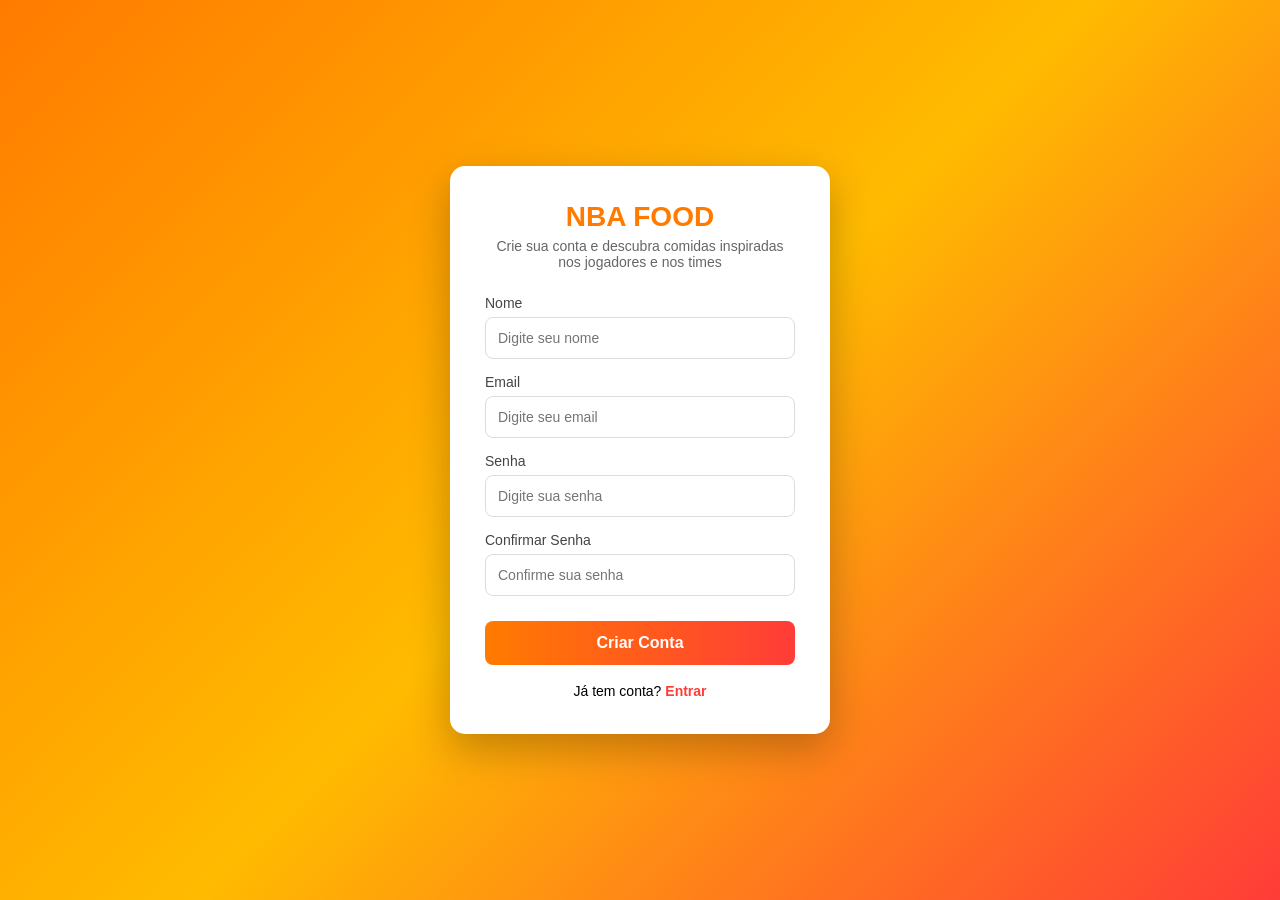
<file: index.html>
<!DOCTYPE html>
<html lang="pt-br">
<head>
<meta charset="UTF-8">
<title>NBA Food - Registrar</title>
<link rel="stylesheet" href="css/style.css">
</head>
<body>

<div class="container">

    <div class="logo">
        <h1>NBA FOOD</h1>
        <p>Crie sua conta e descubra comidas inspiradas nos jogadores e nos times</p>
    </div>

    <form class="register-form" action="main.html">

        <div class="input-box">
            <label>Nome</label>
            <input type="text" placeholder="Digite seu nome">
        </div>

        <div class="input-box">
            <label>Email</label>
            <input type="email" placeholder="Digite seu email">
        </div>

        <div class="input-box">
            <label>Senha</label>
            <input type="password" placeholder="Digite sua senha">
        </div>

        <div class="input-box">
            <label>Confirmar Senha</label>
            <input type="password" placeholder="Confirme sua senha">
        </div>

        <button class="register-btn">Criar Conta</button>

        <p class="login-link">
            Já tem conta? <a href="login.html">Entrar</a>
        </p>

    </form>

</div>

</body>
</html>
</file>
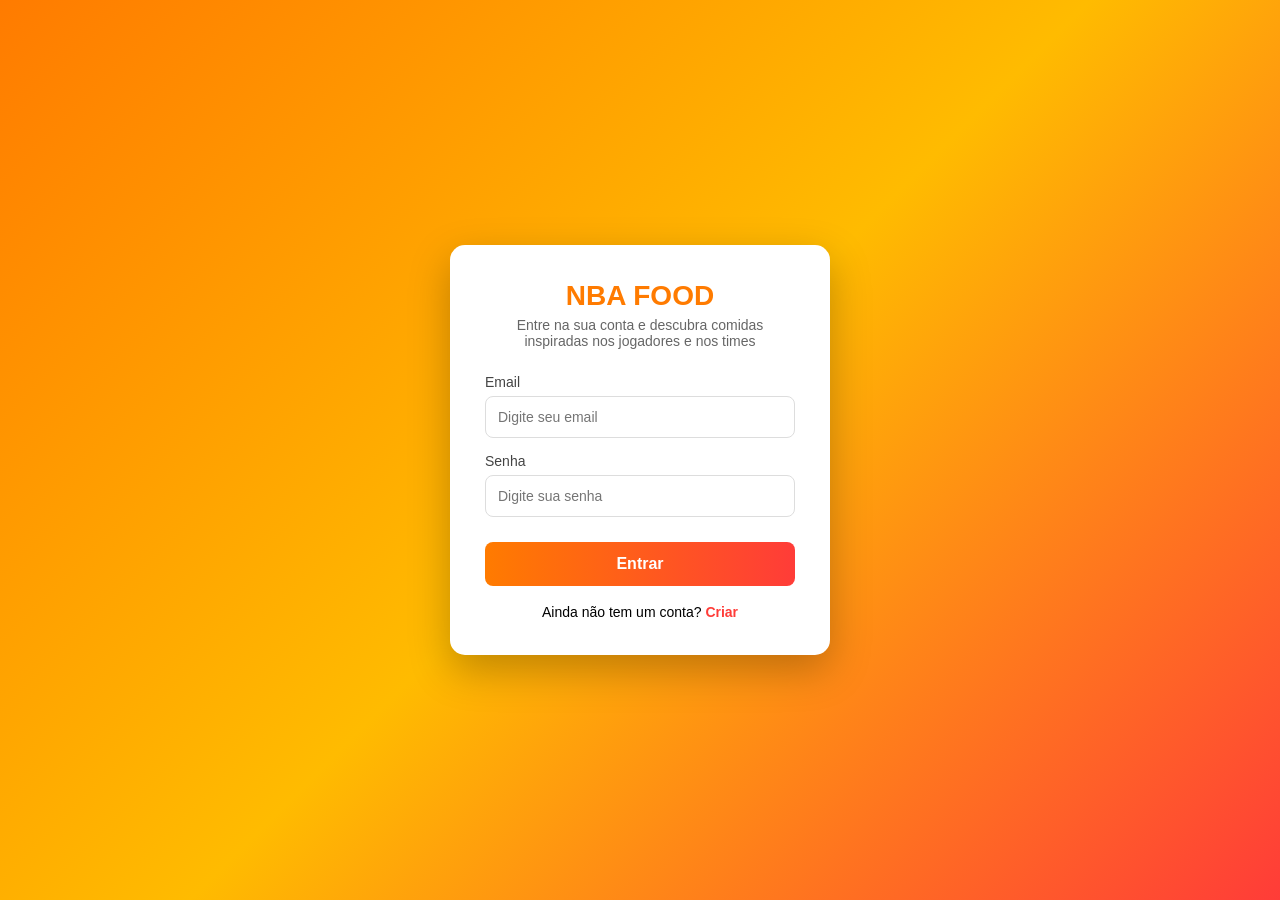
<file: login.html>
<!DOCTYPE html>
<html lang="pt-br">
<head>
<meta charset="UTF-8">
<title>NBA Food - Registrar</title>
<link rel="stylesheet" href="css/style.css">
</head>
<body>

<div class="container">

    <div class="logo">
        <h1>NBA FOOD</h1>
        <p>Entre na sua conta e descubra comidas inspiradas nos jogadores e nos times</p>
    </div>

    <form class="register-form" action="main.html">

        <div class="input-box">
            <label>Email</label>
            <input type="email" placeholder="Digite seu email">
        </div>

        <div class="input-box">
            <label>Senha</label>
            <input type="password" placeholder="Digite sua senha">
        </div>

        <button class="register-btn">Entrar</button>

        <p class="login-link">
            Ainda não tem um conta? <a href="index.html">Criar</a>
        </p>

    </form>

</div>

</body>
</html>
</file>
<file: css/style.css>
*{
margin:0;
padding:0;
box-sizing:border-box;
font-family: 'Segoe UI', sans-serif;
}

body{
height:100vh;
display:flex;
justify-content:center;
align-items:center;
background: linear-gradient(135deg,#ff7b00,#ffbb00,#ff3c38);
}

/* container principal */

.container{
width:380px;
background:white;
padding:35px;
border-radius:15px;
box-shadow:0 15px 40px rgba(0,0,0,0.25);
}

/* logo */

.logo{
text-align:center;
margin-bottom:25px;
}

.logo h1{
font-size:28px;
color:#ff7b00;
margin-bottom:5px;
}

.logo p{
font-size:14px;
color:#666;
}

/* inputs */

.input-box{
display:flex;
flex-direction:column;
margin-bottom:15px;
}

.input-box label{
font-size:14px;
margin-bottom:6px;
color:#444;
}

.input-box input{
padding:12px;
border-radius:8px;
border:1px solid #ddd;
font-size:14px;
transition:0.3s;
}

.input-box input:focus{
border-color:#ff7b00;
box-shadow:0 0 5px rgba(255,123,0,0.4);
outline:none;
}

/* botão */

.register-btn{
width:100%;
padding:13px;
border:none;
border-radius:8px;
background: linear-gradient(90deg,#ff7b00,#ff3c38);
color:white;
font-size:16px;
cursor:pointer;
margin-top:10px;
font-weight:bold;
transition:0.3s;
}

.register-btn:hover{
transform:scale(1.05);
box-shadow:0 8px 20px rgba(0,0,0,0.25);
}

/* link */

.login-link{
margin-top:18px;
text-align:center;
font-size:14px;
}

.login-link a{
color:#ff3c38;
text-decoration:none;
font-weight:bold;
}

.login-link a:hover{
text-decoration:underline;
}
</file>
